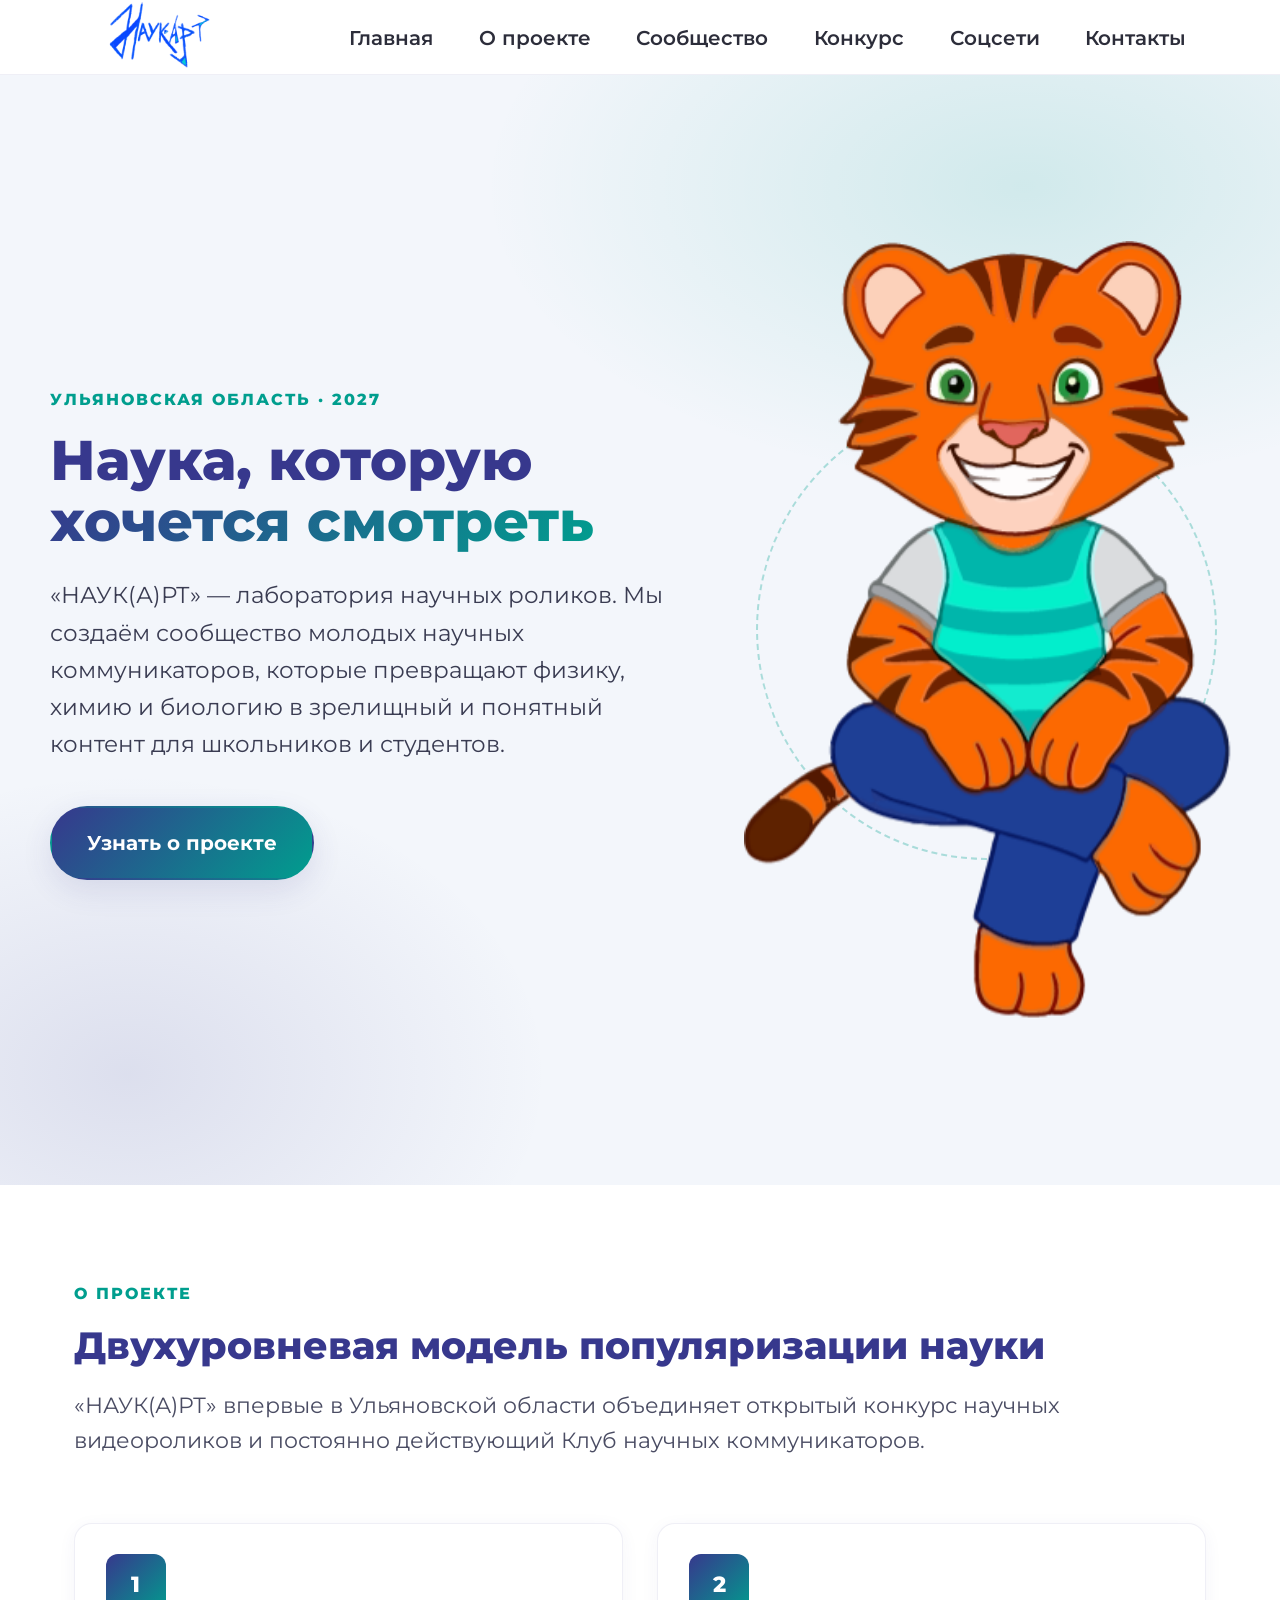
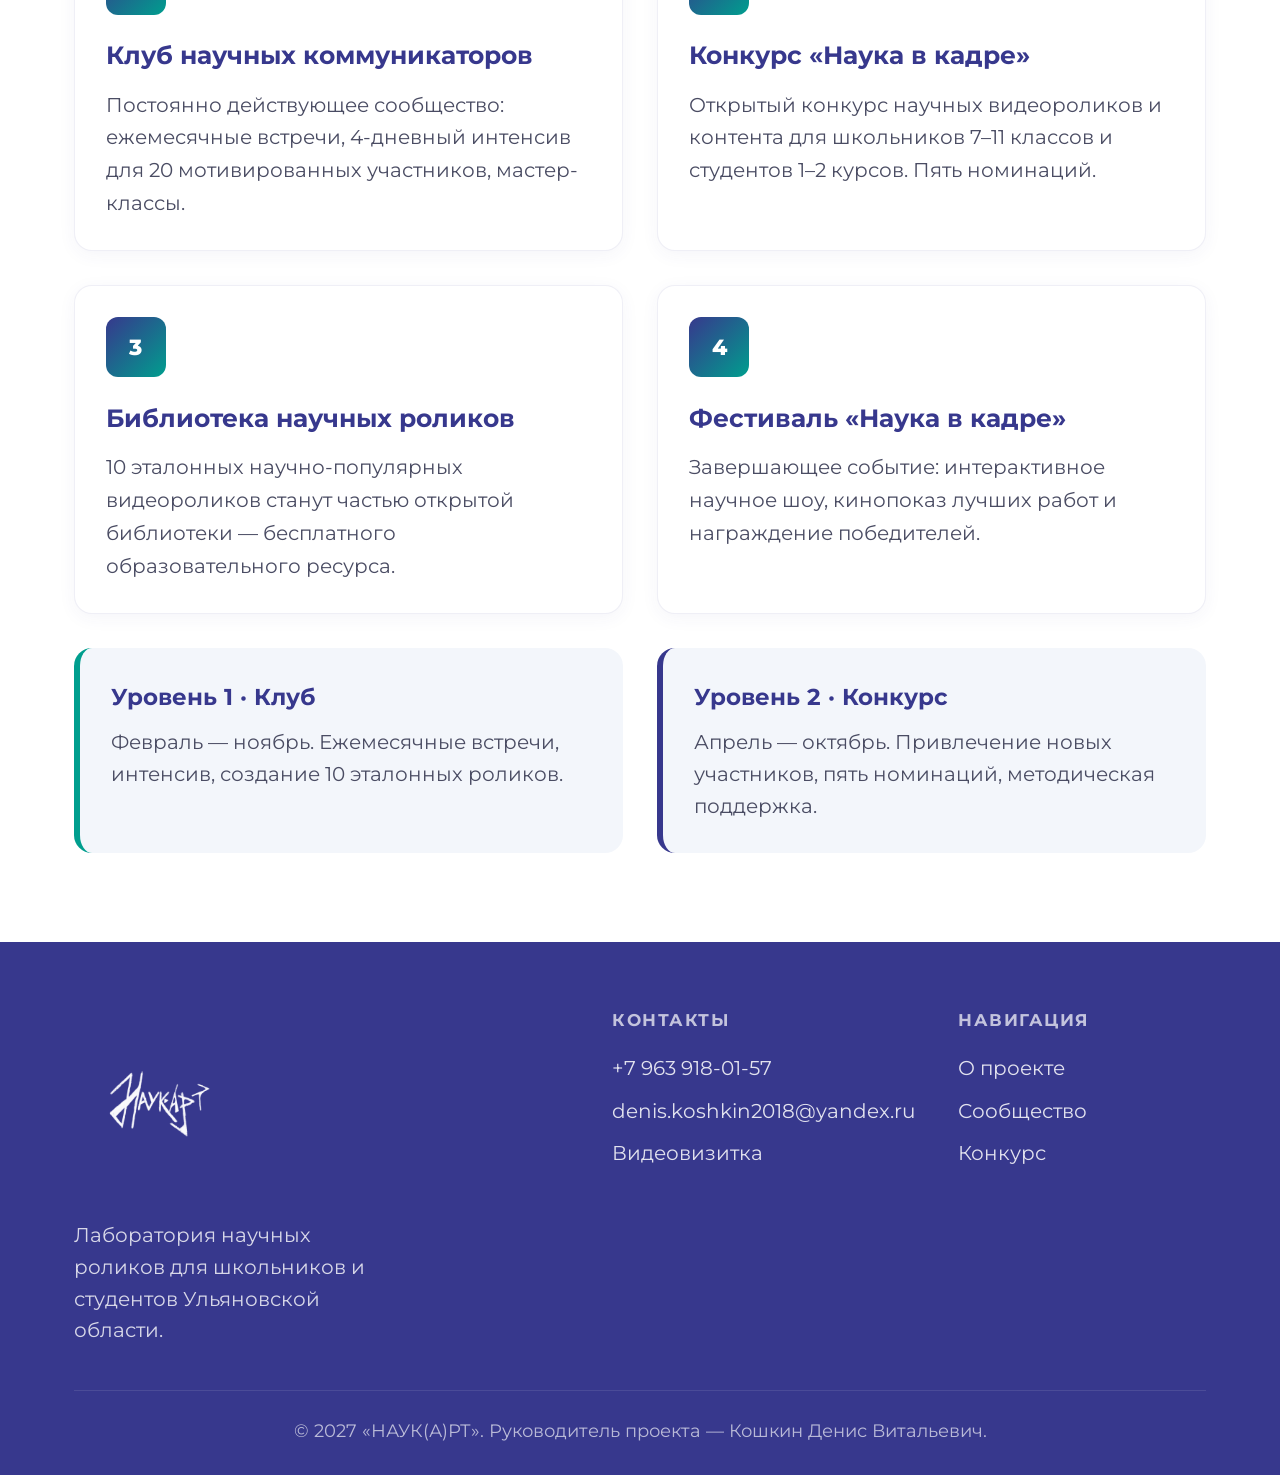
<file: index.html>
<!DOCTYPE html>
<html lang="ru">
<head>
<meta charset="UTF-8">
<meta name="viewport" content="width=device-width, initial-scale=1.0">
<title>НАУК(А)РТ — лаборатория научных роликов</title>
<link href="https://fonts.googleapis.com/css2?family=Montserrat:wght@400;600;800&display=swap" rel="stylesheet">
<link rel="stylesheet" href="style.css">
</head>
<body>

<!-- ШАПКА -->
<header class="site-header">
  <div class="container nav">
    <a href="index.html" class="logo">
      <img src="logo.png" alt="НАУК(А)РТ" class="logo-img">
    </a>
    <button class="burger" id="burger" aria-label="Открыть меню">
      <span></span><span></span><span></span>
    </button>
    <ul class="menu" id="menu">
      <li><a href="index.html">Главная</a></li>
      <li><a href="about.html">О проекте</a></li>
      <li><a href="community.html">Сообщество</a></li>
      <li><a href="contest.html">Конкурс</a></li>
      <li><a href="social.html">Соцсети</a></li>
      <li><a href="contacts.html">Контакты</a></li>
    </ul>
  </div>
</header>

<!-- КОНТЕНТ -->
<section class="hero" id="top">
  <div class="container hero-inner">
    <div class="hero-text">
      <span class="kicker">Ульяновская область · 2027</span>
      <h1>Наука, которую<br><span class="accent">хочется смотреть</span></h1>
      <p class="lead">«НАУК(А)РТ» — лаборатория научных роликов. Мы создаём сообщество молодых научных коммуникаторов, которые превращают физику, химию и биологию в зрелищный и понятный контент для школьников и студентов.</p>
      <div class="hero-actions">
        <a href="about.html" class="btn btn-primary">Узнать о проекте</a>
      </div>
    </div>
    <div class="mascot-wrap">
      <div class="orbit"></div>
      <div class="mascot mascot-float">
        <img src="tiger.png" alt="Маскот НАУК(А)РТ — тигрёнок">
      </div>
    </div>
  </div>
</section>

<section id="about">
  <div class="container">
    <div class="section-head">
      <span class="kicker">О проекте</span>
      <h2>Двухуровневая модель популяризации науки</h2>
      <p>«НАУК(А)РТ» впервые в Ульяновской области объединяет открытый конкурс научных видеороликов и постоянно действующий Клуб научных коммуникаторов.</p>
    </div>
    <div class="about-grid">
      <div class="card"><span class="num">1</span><h3>Клуб научных коммуникаторов</h3><p>Постоянно действующее сообщество: ежемесячные встречи, 4-дневный интенсив для 20 мотивированных участников, мастер-классы.</p></div>
      <div class="card"><span class="num">2</span><h3>Конкурс «Наука в кадре»</h3><p>Открытый конкурс научных видеороликов и контента для школьников 7–11 классов и студентов 1–2 курсов. Пять номинаций.</p></div>
      <div class="card"><span class="num">3</span><h3>Библиотека научных роликов</h3><p>10 эталонных научно-популярных видеороликов станут частью открытой библиотеки — бесплатного образовательного ресурса.</p></div>
      <div class="card"><span class="num">4</span><h3>Фестиваль «Наука в кадре»</h3><p>Завершающее событие: интерактивное научное шоу, кинопоказ лучших работ и награждение победителей.</p></div>
    </div>
    <div class="levels">
      <div class="level"><h4>Уровень 1 · Клуб</h4><p>Февраль — ноябрь. Ежемесячные встречи, интенсив, создание 10 эталонных роликов.</p></div>
      <div class="level"><h4>Уровень 2 · Конкурс</h4><p>Апрель — октябрь. Привлечение новых участников, пять номинаций, методическая поддержка.</p></div>
    </div>
  </div>
</section>

<!-- ПОДВАЛ -->
<footer id="contacts">
  <div class="container">
    <div class="foot-grid">
      <div>
        <div class="logo" style="color:#fff;margin-bottom:14px">
          <img src="logo.png" alt="НАУК(А)РТ" class="logo-img" style="filter:brightness(0) invert(1)">
        </div>
        <p style="opacity:.8;font-size:.92rem;max-width:320px">Лаборатория научных роликов для школьников и студентов Ульяновской области.</p>
      </div>
      <div>
        <h5>Контакты</h5>
        <a href="tel:+79639180157">+7 963 918-01-57</a>
        <a href="mailto:denis.koshkin2018@yandex.ru">denis.koshkin2018@yandex.ru</a>
        <a href="https://vk.ru/wall271059038_926" target="_blank" rel="noopener">Видеовизитка</a>
      </div>
      <div>
        <h5>Навигация</h5>
        <a href="about.html">О проекте</a>
        <a href="community.html">Сообщество</a>
        <a href="contest.html">Конкурс</a>
      </div>
    </div>
    <div class="foot-bottom">© 2027 «НАУК(А)РТ». Руководитель проекта — Кошкин Денис Витальевич.</div>
  </div>
</footer>

<script>
  var burger = document.getElementById('burger');
  var menu = document.getElementById('menu');
  if (burger && menu) {
    burger.addEventListener('click', function(){ menu.classList.toggle('open'); });
    menu.querySelectorAll('a').forEach(function(a){
      a.addEventListener('click', function(){ menu.classList.remove('open'); });
    });
  }
</script>
</body>
</html>
</file>
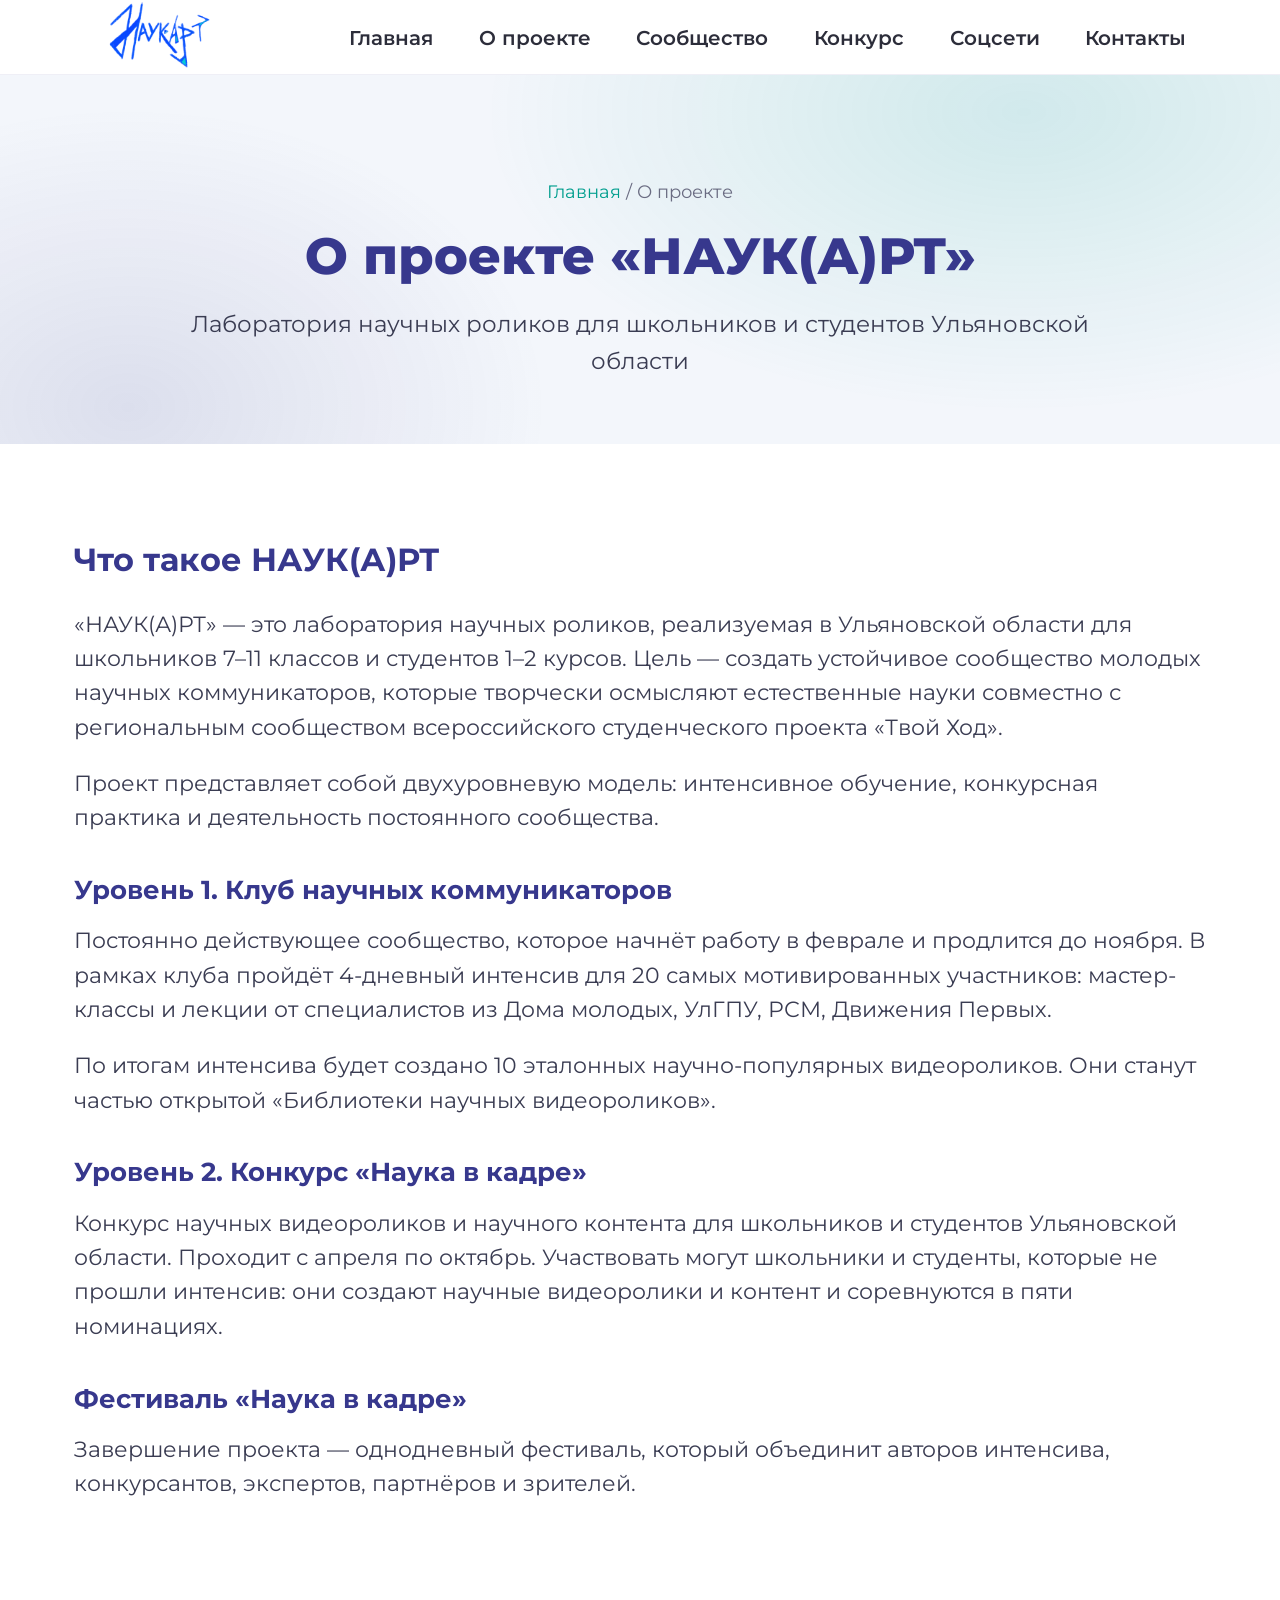
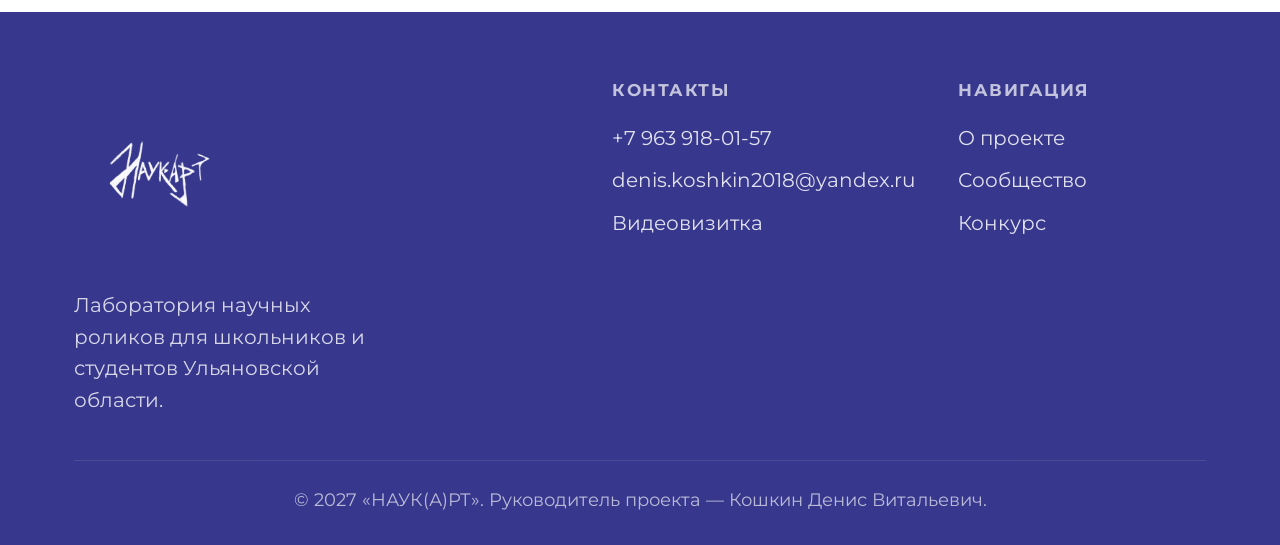
<file: about.html>
<!DOCTYPE html>
<html lang="ru">
<head>
<meta charset="UTF-8">
<meta name="viewport" content="width=device-width, initial-scale=1.0">
<title>О проекте — НАУК(А)РТ</title>
<link href="https://fonts.googleapis.com/css2?family=Montserrat:wght@400;600;800&display=swap" rel="stylesheet">
<link rel="stylesheet" href="style.css">
</head>
<body>

<!-- ШАПКА -->
<header class="site-header">
  <div class="container nav">
    <a href="index.html" class="logo">
      <img src="logo.png" alt="НАУК(А)РТ" class="logo-img">
    </a>
    <button class="burger" id="burger" aria-label="Открыть меню">
      <span></span><span></span><span></span>
    </button>
    <ul class="menu" id="menu">
      <li><a href="index.html">Главная</a></li>
      <li><a href="about.html">О проекте</a></li>
      <li><a href="community.html">Сообщество</a></li>
      <li><a href="contest.html">Конкурс</a></li>
      <li><a href="social.html">Соцсети</a></li>
      <li><a href="contacts.html">Контакты</a></li>
    </ul>
  </div>
</header>

<!-- КОНТЕНТ -->
<section class="page-hero">
  <div class="container">
    <div class="breadcrumb"><a href="index.html">Главная</a> / О проекте</div>
    <h1>О проекте «НАУК(А)РТ»</h1>
    <p>Лаборатория научных роликов для школьников и студентов Ульяновской области</p>
  </div>
</section>

<section class="page-content">
  <div class="container">
    <h2>Что такое НАУК(А)РТ</h2>
    <p>«НАУК(А)РТ» — это лаборатория научных роликов, реализуемая в Ульяновской области для школьников 7–11 классов и студентов 1–2 курсов. Цель — создать устойчивое сообщество молодых научных коммуникаторов, которые творчески осмысляют естественные науки совместно с региональным сообществом всероссийского студенческого проекта «Твой Ход».</p>
    <p>Проект представляет собой двухуровневую модель: интенсивное обучение, конкурсная практика и деятельность постоянного сообщества.</p>

    <h3>Уровень 1. Клуб научных коммуникаторов</h3>
    <p>Постоянно действующее сообщество, которое начнёт работу в феврале и продлится до ноября. В рамках клуба пройдёт 4-дневный интенсив для 20 самых мотивированных участников: мастер-классы и лекции от специалистов из Дома молодых, УлГПУ, РСМ, Движения Первых.</p>
    <p>По итогам интенсива будет создано 10 эталонных научно-популярных видеороликов. Они станут частью открытой «Библиотеки научных видеороликов».</p>

    <h3>Уровень 2. Конкурс «Наука в кадре»</h3>
    <p>Конкурс научных видеороликов и научного контента для школьников и студентов Ульяновской области. Проходит с апреля по октябрь. Участвовать могут школьники и студенты, которые не прошли интенсив: они создают научные видеоролики и контент и соревнуются в пяти номинациях.</p>

    <h3>Фестиваль «Наука в кадре»</h3>
    <p>Завершение проекта — однодневный фестиваль, который объединит авторов интенсива, конкурсантов, экспертов, партнёров и зрителей.</p>
  </div>
</section>

<!-- ПОДВАЛ -->
<footer id="contacts">
  <div class="container">
    <div class="foot-grid">
      <div>
        <div class="logo" style="color:#fff;margin-bottom:14px">
          <img src="logo.png" alt="НАУК(А)РТ" class="logo-img" style="filter:brightness(0) invert(1)">
        </div>
        <p style="opacity:.8;font-size:.92rem;max-width:320px">Лаборатория научных роликов для школьников и студентов Ульяновской области.</p>
      </div>
      <div>
        <h5>Контакты</h5>
        <a href="tel:+79639180157">+7 963 918-01-57</a>
        <a href="mailto:denis.koshkin2018@yandex.ru">denis.koshkin2018@yandex.ru</a>
        <a href="https://vk.ru/wall271059038_926" target="_blank" rel="noopener">Видеовизитка</a>
      </div>
      <div>
        <h5>Навигация</h5>
        <a href="about.html">О проекте</a>
        <a href="community.html">Сообщество</a>
        <a href="contest.html">Конкурс</a>
      </div>
    </div>
    <div class="foot-bottom">© 2027 «НАУК(А)РТ». Руководитель проекта — Кошкин Денис Витальевич.</div>
  </div>
</footer>

<script>
  var burger = document.getElementById('burger');
  var menu = document.getElementById('menu');
  if (burger && menu) {
    burger.addEventListener('click', function(){ menu.classList.toggle('open'); });
    menu.querySelectorAll('a').forEach(function(a){
      a.addEventListener('click', function(){ menu.classList.remove('open'); });
    });
  }
</script>
</body>
</html>
</file>
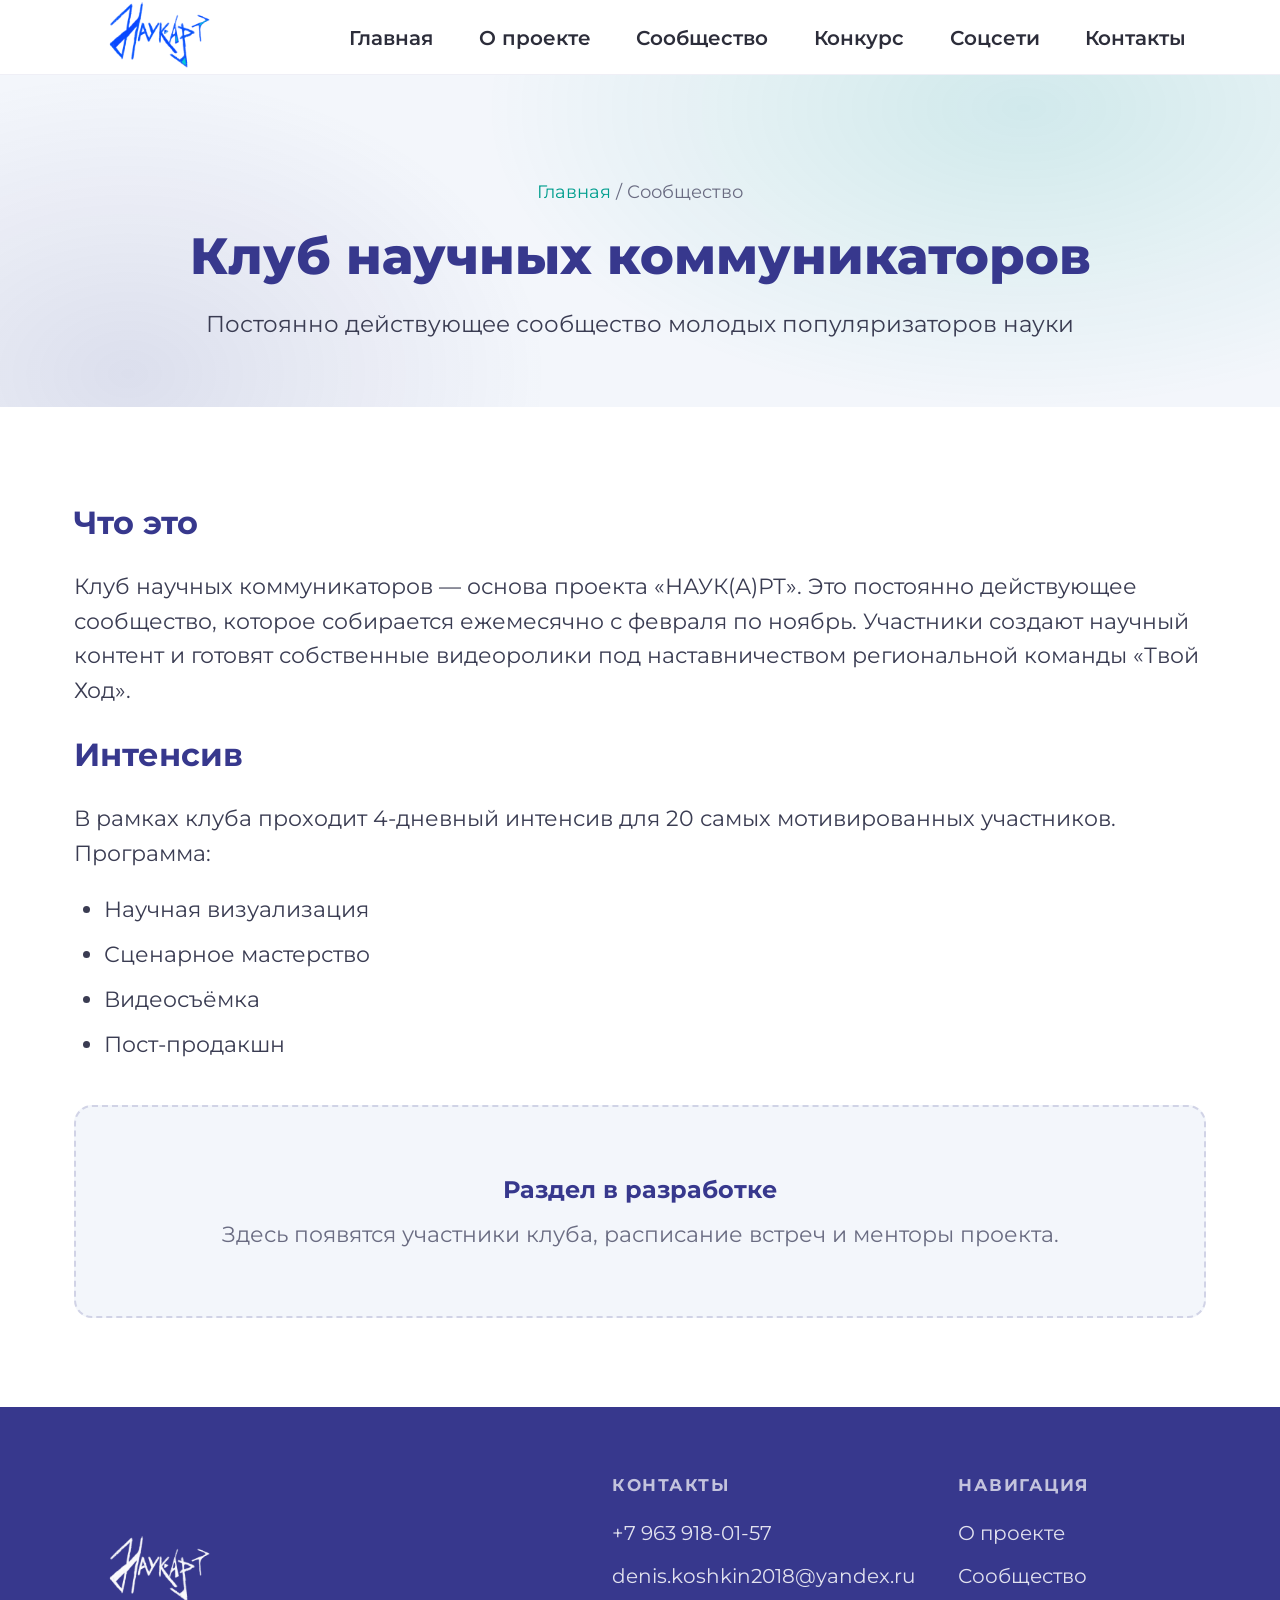
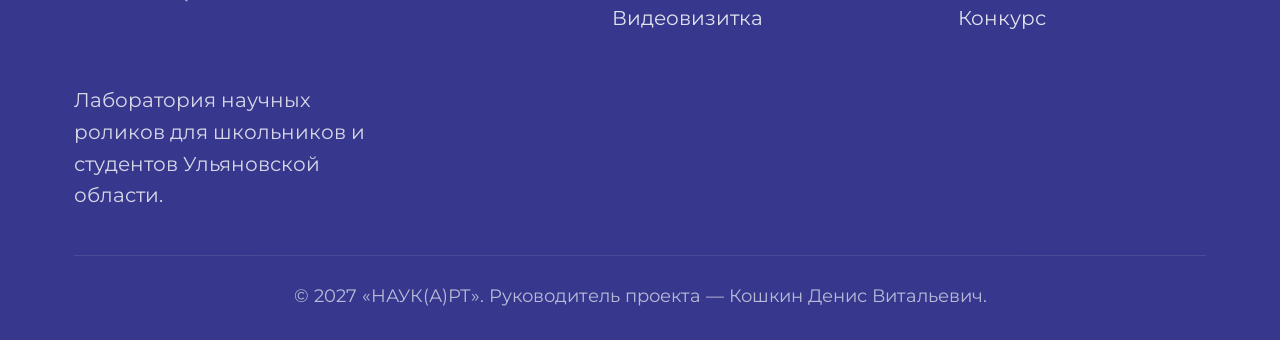
<file: community.html>
<!DOCTYPE html>
<html lang="ru">
<head>
<meta charset="UTF-8">
<meta name="viewport" content="width=device-width, initial-scale=1.0">
<title>Сообщество — НАУК(А)РТ</title>
<link href="https://fonts.googleapis.com/css2?family=Montserrat:wght@400;600;800&display=swap" rel="stylesheet">
<link rel="stylesheet" href="style.css">
</head>
<body>

<!-- ШАПКА -->
<header class="site-header">
  <div class="container nav">
    <a href="index.html" class="logo">
      <img src="logo.png" alt="НАУК(А)РТ" class="logo-img">
    </a>
    <button class="burger" id="burger" aria-label="Открыть меню">
      <span></span><span></span><span></span>
    </button>
    <ul class="menu" id="menu">
      <li><a href="index.html">Главная</a></li>
      <li><a href="about.html">О проекте</a></li>
      <li><a href="community.html">Сообщество</a></li>
      <li><a href="contest.html">Конкурс</a></li>
      <li><a href="social.html">Соцсети</a></li>
      <li><a href="contacts.html">Контакты</a></li>
    </ul>
  </div>
</header>

<!-- КОНТЕНТ -->
<section class="page-hero">
  <div class="container">
    <div class="breadcrumb"><a href="index.html">Главная</a> / Сообщество</div>
    <h1>Клуб научных коммуникаторов</h1>
    <p>Постоянно действующее сообщество молодых популяризаторов науки</p>
  </div>
</section>

<section class="page-content">
  <div class="container">
    <h2>Что это</h2>
    <p>Клуб научных коммуникаторов — основа проекта «НАУК(А)РТ». Это постоянно действующее сообщество, которое собирается ежемесячно с февраля по ноябрь. Участники создают научный контент и готовят собственные видеоролики под наставничеством региональной команды «Твой Ход».</p>

    <h2>Интенсив</h2>
    <p>В рамках клуба проходит 4-дневный интенсив для 20 самых мотивированных участников. Программа:</p>
    <ul>
      <li>Научная визуализация</li>
      <li>Сценарное мастерство</li>
      <li>Видеосъёмка</li>
      <li>Пост-продакшн</li>
    </ul>

    <div class="placeholder" style="margin-top:2rem">
      <strong>Раздел в разработке</strong>
      Здесь появятся участники клуба, расписание встреч и менторы проекта.
    </div>
  </div>
</section>

<!-- ПОДВАЛ -->
<footer id="contacts">
  <div class="container">
    <div class="foot-grid">
      <div>
        <div class="logo" style="color:#fff;margin-bottom:14px">
          <img src="logo.png" alt="НАУК(А)РТ" class="logo-img" style="filter:brightness(0) invert(1)">
        </div>
        <p style="opacity:.8;font-size:.92rem;max-width:320px">Лаборатория научных роликов для школьников и студентов Ульяновской области.</p>
      </div>
      <div>
        <h5>Контакты</h5>
        <a href="tel:+79639180157">+7 963 918-01-57</a>
        <a href="mailto:denis.koshkin2018@yandex.ru">denis.koshkin2018@yandex.ru</a>
        <a href="https://vk.ru/wall271059038_926" target="_blank" rel="noopener">Видеовизитка</a>
      </div>
      <div>
        <h5>Навигация</h5>
        <a href="about.html">О проекте</a>
        <a href="community.html">Сообщество</a>
        <a href="contest.html">Конкурс</a>
      </div>
    </div>
    <div class="foot-bottom">© 2027 «НАУК(А)РТ». Руководитель проекта — Кошкин Денис Витальевич.</div>
  </div>
</footer>

<script>
  var burger = document.getElementById('burger');
  var menu = document.getElementById('menu');
  if (burger && menu) {
    burger.addEventListener('click', function(){ menu.classList.toggle('open'); });
    menu.querySelectorAll('a').forEach(function(a){
      a.addEventListener('click', function(){ menu.classList.remove('open'); });
    });
  }
</script>
</body>
</html>
</file>
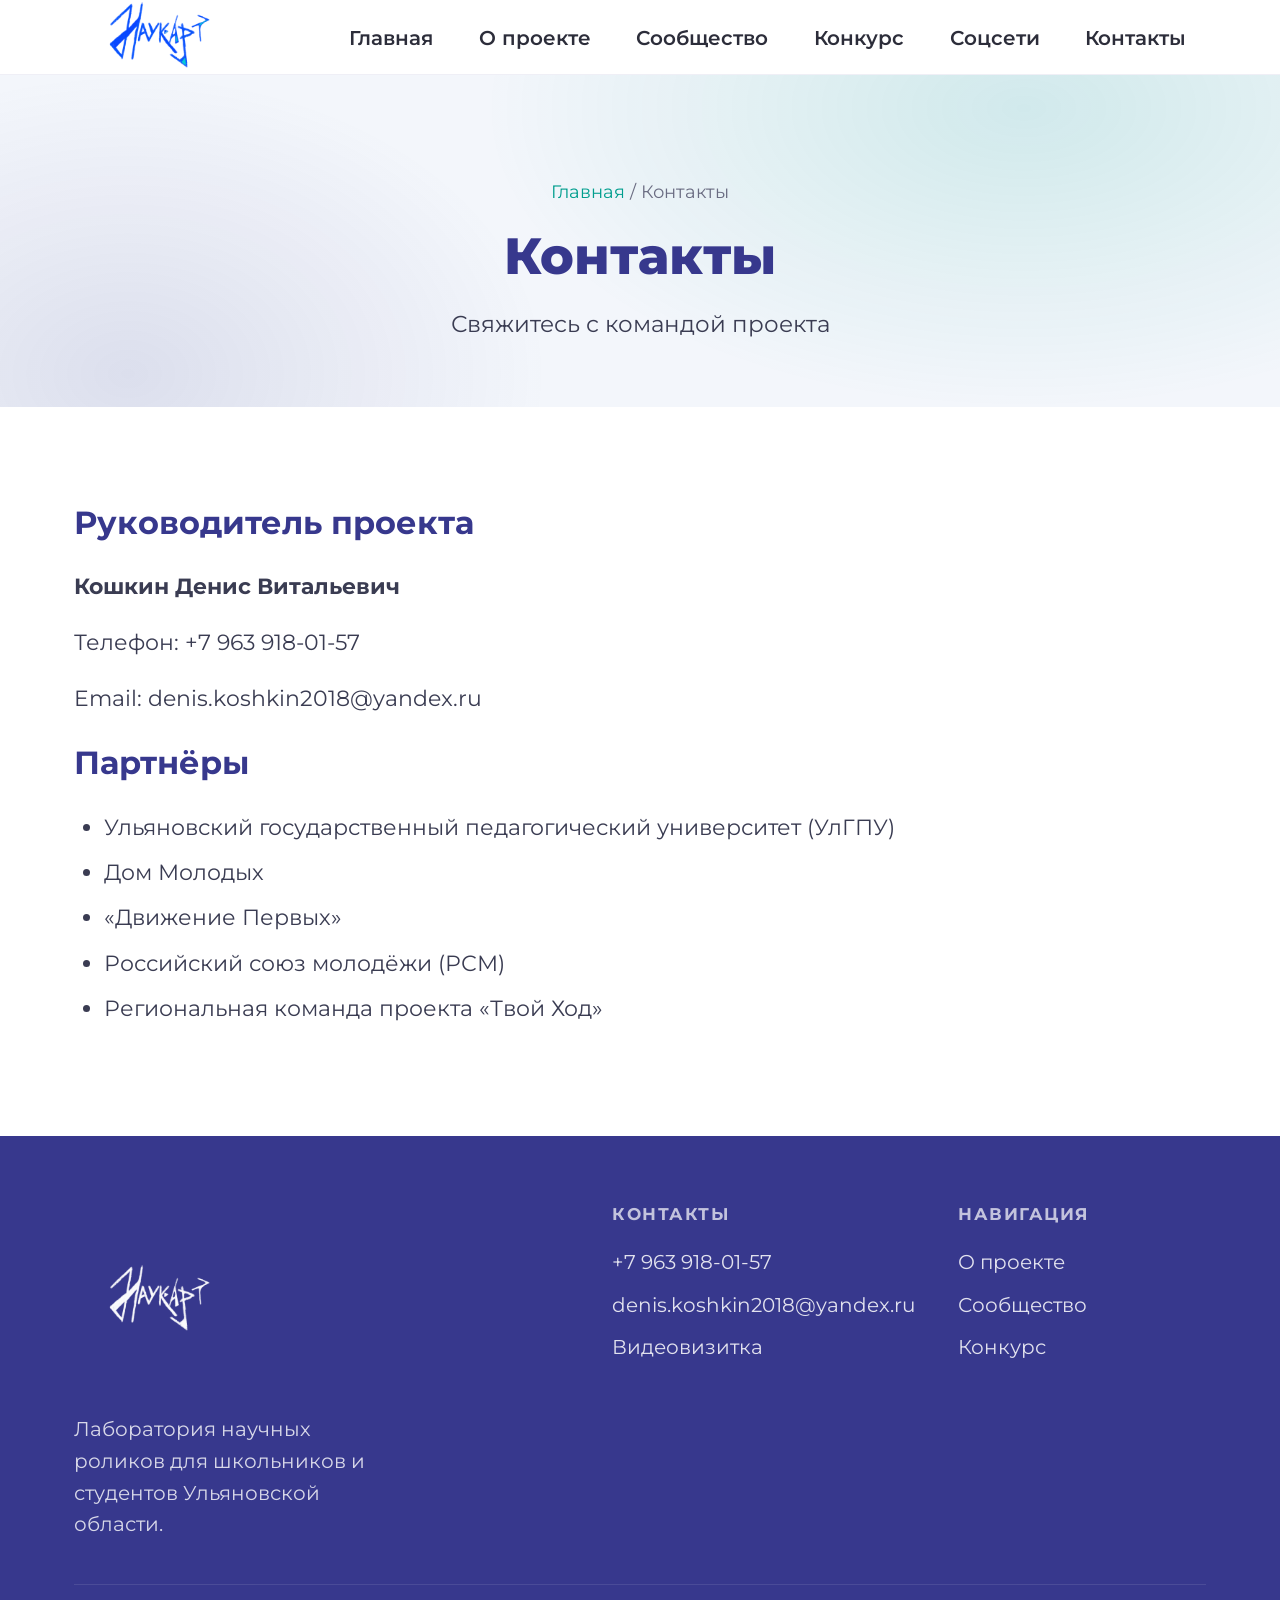
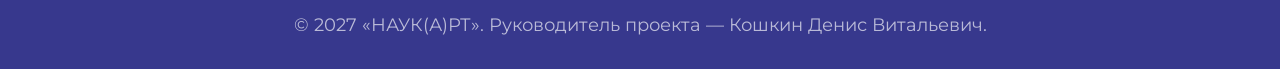
<file: contacts.html>
<!DOCTYPE html>
<html lang="ru">
<head>
<meta charset="UTF-8">
<meta name="viewport" content="width=device-width, initial-scale=1.0">
<title>Контакты — НАУК(А)РТ</title>
<link href="https://fonts.googleapis.com/css2?family=Montserrat:wght@400;600;800&display=swap" rel="stylesheet">
<link rel="stylesheet" href="style.css">
</head>
<body>

<!-- ШАПКА -->
<header class="site-header">
  <div class="container nav">
    <a href="index.html" class="logo">
      <img src="logo.png" alt="НАУК(А)РТ" class="logo-img">
    </a>
    <button class="burger" id="burger" aria-label="Открыть меню">
      <span></span><span></span><span></span>
    </button>
    <ul class="menu" id="menu">
      <li><a href="index.html">Главная</a></li>
      <li><a href="about.html">О проекте</a></li>
      <li><a href="community.html">Сообщество</a></li>
      <li><a href="contest.html">Конкурс</a></li>
      <li><a href="social.html">Соцсети</a></li>
      <li><a href="contacts.html">Контакты</a></li>
    </ul>
  </div>
</header>

<!-- КОНТЕНТ -->
<section class="page-hero">
  <div class="container">
    <div class="breadcrumb"><a href="index.html">Главная</a> / Контакты</div>
    <h1>Контакты</h1>
    <p>Свяжитесь с командой проекта</p>
  </div>
</section>

<section class="page-content">
  <div class="container">
    <h2>Руководитель проекта</h2>
    <p><strong>Кошкин Денис Витальевич</strong></p>
    <p>Телефон: <a href="tel:+79639180157">+7 963 918-01-57</a></p>
    <p>Email: <a href="mailto:denis.koshkin2018@yandex.ru">denis.koshkin2018@yandex.ru</a></p>

    <h2>Партнёры</h2>
    <ul>
      <li>Ульяновский государственный педагогический университет (УлГПУ)</li>
      <li>Дом Молодых</li>
      <li>«Движение Первых»</li>
      <li>Российский союз молодёжи (РСМ)</li>
      <li>Региональная команда проекта «Твой Ход»</li>
    </ul>
  </div>
</section>

<!-- ПОДВАЛ -->
<footer id="contacts">
  <div class="container">
    <div class="foot-grid">
      <div>
        <div class="logo" style="color:#fff;margin-bottom:14px">
          <img src="logo.png" alt="НАУК(А)РТ" class="logo-img" style="filter:brightness(0) invert(1)">
        </div>
        <p style="opacity:.8;font-size:.92rem;max-width:320px">Лаборатория научных роликов для школьников и студентов Ульяновской области.</p>
      </div>
      <div>
        <h5>Контакты</h5>
        <a href="tel:+79639180157">+7 963 918-01-57</a>
        <a href="mailto:denis.koshkin2018@yandex.ru">denis.koshkin2018@yandex.ru</a>
        <a href="https://vk.ru/wall271059038_926" target="_blank" rel="noopener">Видеовизитка</a>
      </div>
      <div>
        <h5>Навигация</h5>
        <a href="about.html">О проекте</a>
        <a href="community.html">Сообщество</a>
        <a href="contest.html">Конкурс</a>
      </div>
    </div>
    <div class="foot-bottom">© 2027 «НАУК(А)РТ». Руководитель проекта — Кошкин Денис Витальевич.</div>
  </div>
</footer>

<script>
  var burger = document.getElementById('burger');
  var menu = document.getElementById('menu');
  if (burger && menu) {
    burger.addEventListener('click', function(){ menu.classList.toggle('open'); });
    menu.querySelectorAll('a').forEach(function(a){
      a.addEventListener('click', function(){ menu.classList.remove('open'); });
    });
  }
</script>
</body>
</html>
</file>
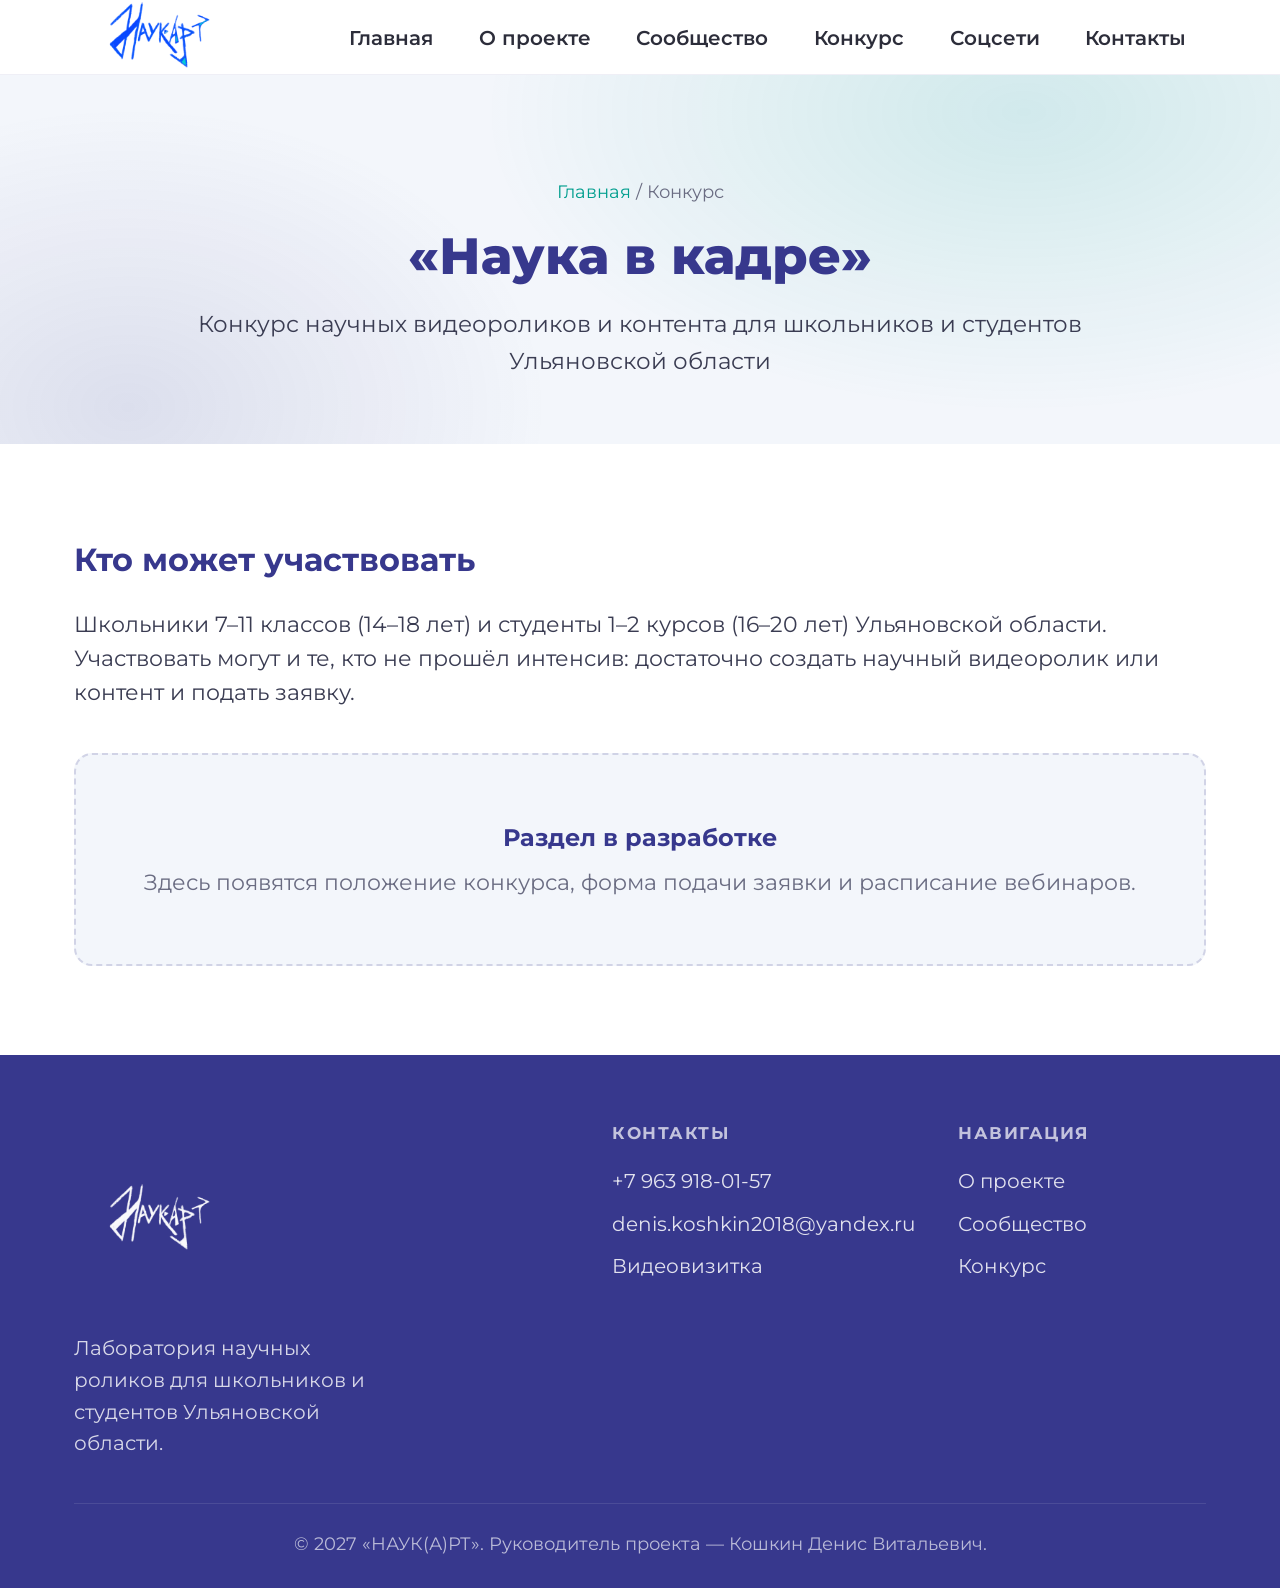
<file: contest.html>
<!DOCTYPE html>
<html lang="ru">
<head>
<meta charset="UTF-8">
<meta name="viewport" content="width=device-width, initial-scale=1.0">
<title>Конкурс «Наука в кадре» — НАУК(А)РТ</title>
<link href="https://fonts.googleapis.com/css2?family=Montserrat:wght@400;600;800&display=swap" rel="stylesheet">
<link rel="stylesheet" href="style.css">
</head>
<body>

<!-- ШАПКА -->
<header class="site-header">
  <div class="container nav">
    <a href="index.html" class="logo">
      <img src="logo.png" alt="НАУК(А)РТ" class="logo-img">
    </a>
    <button class="burger" id="burger" aria-label="Открыть меню">
      <span></span><span></span><span></span>
    </button>
    <ul class="menu" id="menu">
      <li><a href="index.html">Главная</a></li>
      <li><a href="about.html">О проекте</a></li>
      <li><a href="community.html">Сообщество</a></li>
      <li><a href="contest.html">Конкурс</a></li>
      <li><a href="social.html">Соцсети</a></li>
      <li><a href="contacts.html">Контакты</a></li>
    </ul>
  </div>
</header>

<!-- КОНТЕНТ -->
<section class="page-hero">
  <div class="container">
    <div class="breadcrumb"><a href="index.html">Главная</a> / Конкурс</div>
    <h1>«Наука в кадре»</h1>
    <p>Конкурс научных видеороликов и контента для школьников и студентов Ульяновской области</p>
  </div>
</section>

<section class="page-content">
  <div class="container">
    <h2>Кто может участвовать</h2>
    <p>Школьники 7–11 классов (14–18 лет) и студенты 1–2 курсов (16–20 лет) Ульяновской области. Участвовать могут и те, кто не прошёл интенсив: достаточно создать научный видеоролик или контент и подать заявку.</p>

    <div class="placeholder" style="margin-top:2rem">
      <strong>Раздел в разработке</strong>
      Здесь появятся положение конкурса, форма подачи заявки и расписание вебинаров.
    </div>
  </div>
</section>

<!-- ПОДВАЛ -->
<footer id="contacts">
  <div class="container">
    <div class="foot-grid">
      <div>
        <div class="logo" style="color:#fff;margin-bottom:14px">
          <img src="logo.png" alt="НАУК(А)РТ" class="logo-img" style="filter:brightness(0) invert(1)">
        </div>
        <p style="opacity:.8;font-size:.92rem;max-width:320px">Лаборатория научных роликов для школьников и студентов Ульяновской области.</p>
      </div>
      <div>
        <h5>Контакты</h5>
        <a href="tel:+79639180157">+7 963 918-01-57</a>
        <a href="mailto:denis.koshkin2018@yandex.ru">denis.koshkin2018@yandex.ru</a>
        <a href="https://vk.ru/wall271059038_926" target="_blank" rel="noopener">Видеовизитка</a>
      </div>
      <div>
        <h5>Навигация</h5>
        <a href="about.html">О проекте</a>
        <a href="community.html">Сообщество</a>
        <a href="contest.html">Конкурс</a>
      </div>
    </div>
    <div class="foot-bottom">© 2027 «НАУК(А)РТ». Руководитель проекта — Кошкин Денис Витальевич.</div>
  </div>
</footer>

<script>
  var burger = document.getElementById('burger');
  var menu = document.getElementById('menu');
  if (burger && menu) {
    burger.addEventListener('click', function(){ menu.classList.toggle('open'); });
    menu.querySelectorAll('a').forEach(function(a){
      a.addEventListener('click', function(){ menu.classList.remove('open'); });
    });
  }
</script>
</body>
</html>
</file>
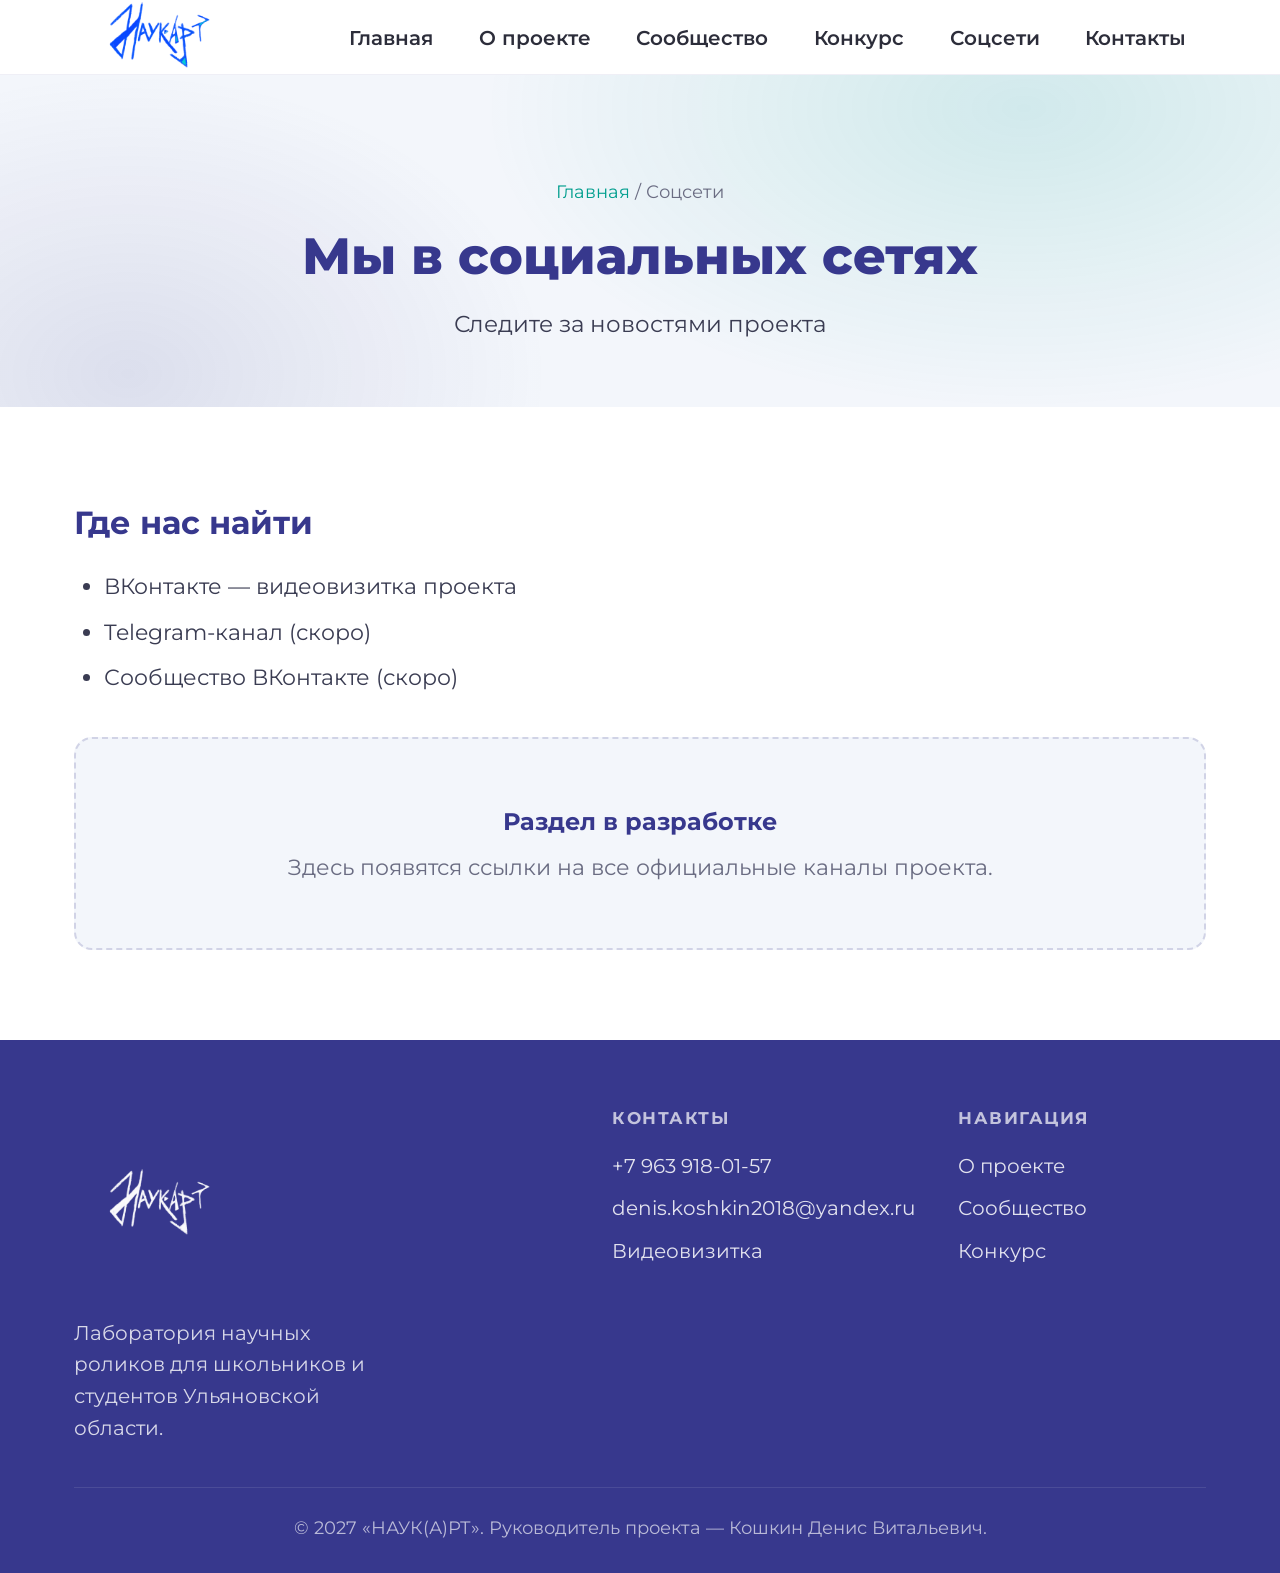
<file: social.html>
<!DOCTYPE html>
<html lang="ru">
<head>
<meta charset="UTF-8">
<meta name="viewport" content="width=device-width, initial-scale=1.0">
<title>Соцсети — НАУК(А)РТ</title>
<link href="https://fonts.googleapis.com/css2?family=Montserrat:wght@400;600;800&display=swap" rel="stylesheet">
<link rel="stylesheet" href="style.css">
</head>
<body>

<!-- ШАПКА -->
<header class="site-header">
  <div class="container nav">
    <a href="index.html" class="logo">
      <img src="logo.png" alt="НАУК(А)РТ" class="logo-img">
    </a>
    <button class="burger" id="burger" aria-label="Открыть меню">
      <span></span><span></span><span></span>
    </button>
    <ul class="menu" id="menu">
      <li><a href="index.html">Главная</a></li>
      <li><a href="about.html">О проекте</a></li>
      <li><a href="community.html">Сообщество</a></li>
      <li><a href="contest.html">Конкурс</a></li>
      <li><a href="social.html">Соцсети</a></li>
      <li><a href="contacts.html">Контакты</a></li>
    </ul>
  </div>
</header>

<!-- КОНТЕНТ -->
<section class="page-hero">
  <div class="container">
    <div class="breadcrumb"><a href="index.html">Главная</a> / Соцсети</div>
    <h1>Мы в социальных сетях</h1>
    <p>Следите за новостями проекта</p>
  </div>
</section>

<section class="page-content">
  <div class="container">
    <h2>Где нас найти</h2>
    <ul>
      <li><a href="https://vk.ru/wall271059038_926" target="_blank" rel="noopener">ВКонтакте — видеовизитка проекта</a></li>
      <li>Telegram-канал (скоро)</li>
      <li>Сообщество ВКонтакте (скоро)</li>
    </ul>

    <div class="placeholder" style="margin-top:2rem">
      <strong>Раздел в разработке</strong>
      Здесь появятся ссылки на все официальные каналы проекта.
    </div>
  </div>
</section>

<!-- ПОДВАЛ -->
<footer id="contacts">
  <div class="container">
    <div class="foot-grid">
      <div>
        <div class="logo" style="color:#fff;margin-bottom:14px">
          <img src="logo.png" alt="НАУК(А)РТ" class="logo-img" style="filter:brightness(0) invert(1)">
        </div>
        <p style="opacity:.8;font-size:.92rem;max-width:320px">Лаборатория научных роликов для школьников и студентов Ульяновской области.</p>
      </div>
      <div>
        <h5>Контакты</h5>
        <a href="tel:+79639180157">+7 963 918-01-57</a>
        <a href="mailto:denis.koshkin2018@yandex.ru">denis.koshkin2018@yandex.ru</a>
        <a href="https://vk.ru/wall271059038_926" target="_blank" rel="noopener">Видеовизитка</a>
      </div>
      <div>
        <h5>Навигация</h5>
        <a href="about.html">О проекте</a>
        <a href="community.html">Сообщество</a>
        <a href="contest.html">Конкурс</a>
      </div>
    </div>
    <div class="foot-bottom">© 2027 «НАУК(А)РТ». Руководитель проекта — Кошкин Денис Витальевич.</div>
  </div>
</footer>

<script>
  var burger = document.getElementById('burger');
  var menu = document.getElementById('menu');
  if (burger && menu) {
    burger.addEventListener('click', function(){ menu.classList.toggle('open'); });
    menu.querySelectorAll('a').forEach(function(a){
      a.addEventListener('click', function(){ menu.classList.remove('open'); });
    });
  }
</script>
</body>
</html>
</file>
<file: style.css>
/* ================= ПЕРЕМЕННЫЕ ================= */
:root{
  --brand-dark:#37388d;
  --brand-teal:#009e8e;
  --brand-grad:linear-gradient(135deg,#37388d 0%,#009e8e 100%);
  --ink:#1b1c2b;
  --paper:#ffffff;
  --soft:#f3f6fb;
  --radius:18px;
  --shadow:0 10px 30px rgba(55,56,141,.12);
  font-size:clamp(15px, 0.9vw + 10px, 28px);
}
*{box-sizing:border-box;margin:0;padding:0}
html{scroll-behavior:smooth}
body{font-family:'Montserrat',sans-serif;color:var(--ink);background:var(--paper);line-height:1.6;overflow-x:hidden;font-size:1rem}
a{color:inherit;text-decoration:none}
img{max-width:100%;display:block}
.container{max-width:1180px;margin:0 auto;padding:0 24px;width:100%}
section{padding:clamp(50px,7vw,110px) 0}
.soft{background:var(--soft)}

/* ================= ШАПКА ================= */
.site-header{position:sticky;top:0;z-index:100;background:rgba(255,255,255,.92);backdrop-filter:blur(12px);border-bottom:1px solid rgba(55,56,141,.08)}
.nav{display:flex;align-items:center;justify-content:space-between;height:74px;gap:24px}
.logo{display:flex;align-items:center;gap:10px;font-weight:800;font-size:1.15rem;letter-spacing:.5px;color:var(--brand-dark);white-space:nowrap}
.logo-img{height:200px;width:auto;max-width:180px;object-fit:contain;display:block}
.menu{display:flex;gap:6px;list-style:none;flex-wrap:wrap}
.menu a{padding:.55em 1em;border-radius:999px;font-size:.92rem;font-weight:600;transition:.25s;color:#2c2d3a}
.menu a:hover{background:var(--soft);color:var(--brand-dark)}
.burger{display:none;flex-direction:column;gap:5px;background:none;border:0;cursor:pointer;padding:8px}
.burger span{width:24px;height:2px;background:var(--brand-dark);border-radius:2px;transition:.3s}

/* ================= БАННЕР ================= */
.hero{position:relative;background:radial-gradient(900px 500px at 80% 10%,rgba(0,158,142,.14),transparent 60%),radial-gradient(700px 500px at 10% 90%,rgba(55,56,141,.12),transparent 60%),var(--soft);overflow:hidden}
.hero-inner{display:grid;grid-template-columns:1.15fr .85fr;gap:3rem;align-items:center;padding:clamp(40px,6vw,90px) 0;min-height:78vh}
.hero h1{font-size:clamp(2rem,4.4vw,4.6rem);line-height:1.08;font-weight:800;color:var(--brand-dark);margin-bottom:1.2rem}
.hero h1 .accent{background:var(--brand-grad);-webkit-background-clip:text;background-clip:text;color:transparent}
.hero p.lead{font-size:1.08rem;max-width:36em;color:#3a3c52;margin-bottom:2rem}
.hero-actions{display:flex;gap:1rem;flex-wrap:wrap}
.btn{display:inline-block;padding:.9em 1.7em;border-radius:999px;font-weight:700;font-size:.95rem;transition:.25s;border:2px solid transparent}
.btn-primary{background:var(--brand-grad);color:#fff;box-shadow:var(--shadow)}
.btn-primary:hover{transform:translateY(-2px);filter:brightness(1.07)}
.btn-ghost{border-color:var(--brand-dark);color:var(--brand-dark)}
.btn-ghost:hover{background:var(--brand-dark);color:#fff}

/* ---- МАСКОТ ---- */
.mascot-wrap{position:relative;display:flex;justify-content:center;align-items:center}
.orbit{position:absolute;width:min(36vw,620px);height:min(36vw,620px);border:2px dashed rgba(0,158,142,.3);border-radius:50%;animation:spin 26s linear infinite;pointer-events:none}
@keyframes spin{to{transform:rotate(360deg)}}
.mascot{position:relative;width:min(38vw,640px);transition:transform .12s ease-out;will-change:transform}
.mascot img{width:100%;user-select:none;-webkit-user-drag:none}
@keyframes float{0%,100%{transform:translateY(0)}50%{transform:translateY(-12px)}}
.mascot-float{animation:float 4.5s ease-in-out infinite}

/* ================= О ПРОЕКТЕ ================= */
.section-head{max-width:52em;margin-bottom:3rem}
.kicker{display:inline-block;font-size:.75rem;font-weight:800;letter-spacing:2px;text-transform:uppercase;color:var(--brand-teal);margin-bottom:.8rem}
.section-head h2{font-size:clamp(1.6rem,3vw,3.2rem);font-weight:800;color:var(--brand-dark);line-height:1.15;margin-bottom:.9rem}
.section-head p{color:#4a4c63;font-size:1.02rem}
.about-grid{display:grid;grid-template-columns:1fr 1fr;gap:1.6rem}
.card{background:#fff;border:1px solid rgba(55,56,141,.08);border-radius:var(--radius);padding:clamp(20px,2.4vw,40px);box-shadow:0 4px 18px rgba(55,56,141,.05);transition:.3s}
.card:hover{transform:translateY(-4px);box-shadow:var(--shadow)}
.card .num{display:inline-grid;place-items:center;width:2.8em;height:2.8em;border-radius:12px;background:var(--brand-grad);color:#fff;font-weight:800;margin-bottom:1rem;font-size:1rem}
.card h3{font-size:1.15rem;color:var(--brand-dark);margin-bottom:.6rem}
.card p{font-size:.95rem;color:#4a4c63}
.levels{display:grid;grid-template-columns:1fr 1fr;gap:1.6rem;margin-top:1.6rem}
.level{border-radius:var(--radius);padding:clamp(20px,2.4vw,40px);background:var(--soft);border-left:6px solid var(--brand-teal)}
.level:nth-child(2){border-left-color:var(--brand-dark)}
.level h4{color:var(--brand-dark);margin-bottom:.5rem;font-size:1.05rem}
.level p{font-size:.93rem;color:#4a4c63}

/* ================= ЗАГОТОВКИ ================= */
.placeholder{background:var(--soft);border:2px dashed rgba(55,56,141,.18);border-radius:var(--radius);padding:clamp(40px,5vw,80px) 30px;text-align:center;color:#6a6c82}
.soft .placeholder{background:#fff}
.placeholder strong{display:block;color:var(--brand-dark);font-size:1.1rem;margin-bottom:.4rem}

/* ================= ПОДВАЛ ================= */
footer{background:var(--brand-dark);color:#fff;padding:clamp(40px,5vw,80px) 0 30px}
.foot-grid{display:grid;grid-template-columns:2fr 1fr 1fr;gap:2rem;margin-bottom:2rem}
footer h5{font-size:.8rem;letter-spacing:1.5px;text-transform:uppercase;opacity:.7;margin-bottom:.9rem}
footer a{opacity:.85;transition:.2s;display:block;margin-bottom:.5rem;font-size:.92rem}
footer a:hover{opacity:1;color:#7ee8dc}
.foot-bottom{border-top:1px solid rgba(255,255,255,.15);padding-top:1.2rem;font-size:.82rem;opacity:.65;text-align:center}

/* ================= ВНУТРЕННИЕ СТРАНИЦЫ ================= */
.page-hero{background:radial-gradient(900px 500px at 80% 10%,rgba(0,158,142,.14),transparent 60%),radial-gradient(700px 500px at 10% 90%,rgba(55,56,141,.12),transparent 60%),var(--soft);padding:clamp(60px,8vw,120px) 0 clamp(40px,5vw,80px);text-align:center}
.page-hero h1{font-size:clamp(2rem,4vw,4rem);color:var(--brand-dark);font-weight:800;line-height:1.1;margin-bottom:1rem}
.page-hero p{font-size:1.08rem;color:#3a3c52;max-width:40em;margin:0 auto}
.breadcrumb{font-size:.85rem;color:#6a6c82;margin-bottom:1rem}
.breadcrumb a{color:var(--brand-teal)}
.page-content{padding:clamp(50px,7vw,110px) 0}
.page-content h2{font-size:clamp(1.4rem,2.5vw,2.2rem);color:var(--brand-dark);margin-bottom:1rem}
.page-content h3{font-size:1.2rem;color:var(--brand-dark);margin:1.6rem 0 .6rem}
.page-content p{margin-bottom:1rem;color:#3a3c52}
.page-content ul{margin:0 0 1rem 1.4rem;color:#3a3c52}
.page-content li{margin-bottom:.5rem}

/* ================= АДАПТИВ ================= */
@media (max-width:980px){
  .hero-inner{grid-template-columns:1fr;text-align:center;padding-top:3rem}
  .hero p.lead{margin-inline:auto}
  .hero-actions{justify-content:center}
  .mascot{width:min(70vw,340px)}
  .orbit{width:min(70vw,340px);height:min(70vw,340px)}
  .about-grid,.levels,.foot-grid{grid-template-columns:1fr}
}
@media (max-width:720px){
  .burger{display:flex}
  .menu{position:absolute;top:74px;left:0;right:0;background:#fff;flex-direction:column;gap:0;padding:10px 20px 20px;box-shadow:var(--shadow);transform:translateY(-140%);transition:.3s;border-bottom:1px solid rgba(55,56,141,.1)}
  .menu.open{transform:translateY(0)}
  .menu a{padding:14px 8px;border-radius:10px}
}

/* ================= 4K / QHD ================= */
@media (min-width:2000px){
  .container{max-width:1800px;padding:0 60px}
  .nav{height:100px;gap:40px}
  .logo{font-size:1.5rem;gap:14px}
  .logo-img{height:56px;max-width:240px}
  .menu{gap:10px}
  .menu a{font-size:1rem;padding:.7em 1.3em}
  .hero-inner{gap:5rem;min-height:82vh}
  .hero p.lead{max-width:40em}
  .btn{font-size:1rem;padding:1em 2em}
  .hero h1{font-size:clamp(3rem,5vw,5.4rem)}
  .section-head{max-width:60em;margin-bottom:4rem}
  .kicker{font-size:.85rem;letter-spacing:3px}
  .card{border-radius:24px}
  .card .num{width:3.2em;height:3.2em;font-size:1.1rem;border-radius:16px}
  .card h3{font-size:1.4rem}
  .card p{font-size:1.05rem}
  .level h4{font-size:1.25rem}
  .level p{font-size:1.05rem}
  .placeholder strong{font-size:1.4rem}
  footer h5{font-size:.95rem}
  footer a{font-size:1.05rem}
  .foot-bottom{font-size:.95rem;padding-top:1.6rem}
}
@media (min-width:3200px){
  .container{max-width:3000px;padding:0 100px}
  .nav{height:130px;gap:60px}
  .logo{font-size:2rem;gap:20px}
  .logo-img{height:76px;max-width:320px}
  .menu a{font-size:1.15rem;padding:.8em 1.5em}
  .hero-inner{gap:7rem;padding:8rem 0;min-height:85vh}
  .hero h1{font-size:clamp(4rem,5.5vw,7rem)}
  .hero p.lead{font-size:1.3rem;max-width:42em;margin-bottom:3rem}
  .btn{font-size:1.15rem;padding:1.1em 2.4em}
  .mascot{width:min(36vw,900px)}
  .orbit{width:min(36vw,900px);height:min(36vw,900px);border-width:4px}
  section{padding:9rem 0}
  .section-head{margin-bottom:5rem}
  .section-head h2{font-size:clamp(3rem,4vw,5rem)}
  .section-head p{font-size:1.3rem}
  .kicker{font-size:1rem;letter-spacing:4px}
  .about-grid,.levels{gap:2.5rem}
  .card{padding:4rem;border-radius:32px}
  .card .num{width:3.6em;height:3.6em;font-size:1.3rem;border-radius:20px;margin-bottom:1.6rem}
  .card h3{font-size:1.8rem;margin-bottom:1rem}
  .card p{font-size:1.25rem}
  .level{padding:4rem;border-radius:32px;border-left-width:12px}
  .level h4{font-size:1.7rem;margin-bottom:.8rem}
  .level p{font-size:1.25rem}
  .placeholder{padding:8rem 4rem;border-width:4px;border-radius:32px}
  .placeholder strong{font-size:1.8rem}
  footer{padding:8rem 0 4rem}
  .foot-grid{gap:5rem;margin-bottom:4rem}
  footer h5{font-size:1.15rem;letter-spacing:2.5px;margin-bottom:1.5rem}
  footer a{font-size:1.3rem;margin-bottom:1rem}
  .foot-bottom{font-size:1.15rem;padding-top:2.5rem}
  .page-hero h1{font-size:clamp(3rem,4.5vw,5.5rem)}
  .page-hero p{font-size:1.3rem}
  .page-content h2{font-size:clamp(2.2rem,3vw,3.4rem)}
  .page-content h3{font-size:1.8rem}
  .page-content p,.page-content li{font-size:1.2rem}
}
</file>
